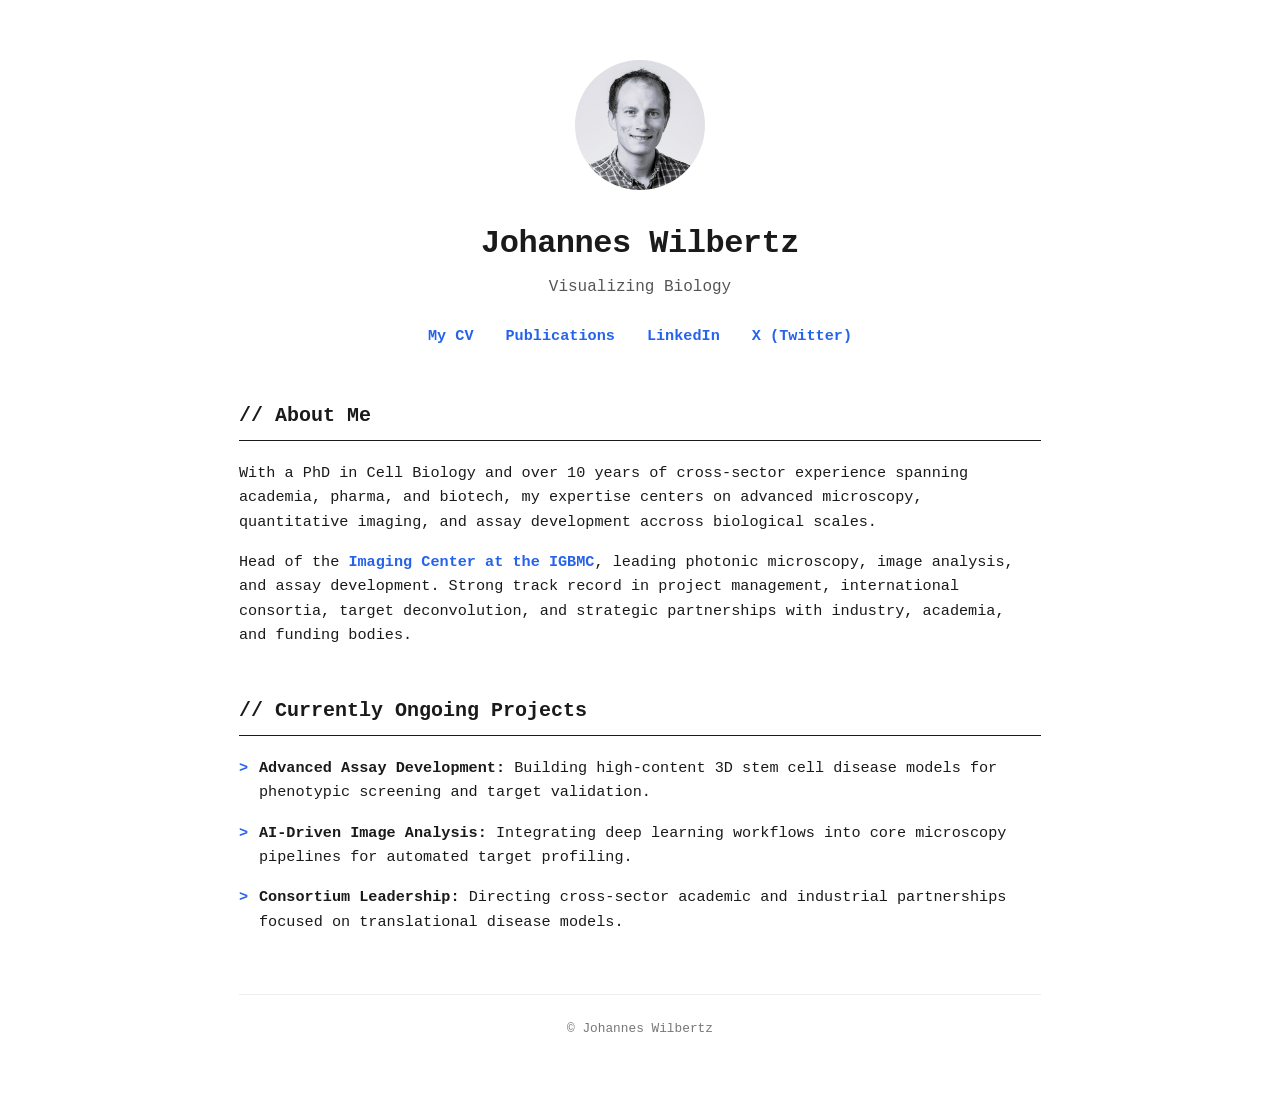
<file: index.html>
<!DOCTYPE html>
<html lang="en">
<head>
  <meta charset="UTF-8">
  <meta name="viewport" content="width=device-width, initial-scale=1.0">
  <title>Johannes Wilbertz | Visualizing Biology</title>
  <link rel="stylesheet" type="text/css" href="style.css">
</head>
<body>
  <div class="wrapper">
    
    <header>
      <img class="profile-picture" src="images/my_photo.jpg" alt="Johannes Wilbertz" width="130" height="130">
      <h1 class="name">Johannes Wilbertz</h1>
      <p class="subtitle">Visualizing Biology</p>
      
      <nav>
        <ul class="social-links">
          <li><a href="pdf/CV_J.Wilbertz.pdf" target="_blank" rel="noopener">My CV</a></li>
          <li><a href="https://scholar.google.com/citations?hl=en&user=0pHXmrAAAAAJ" target="_blank" rel="noopener">Publications</a></li>
          <li><a href="https://www.linkedin.com/in/johanneswilbertz/" target="_blank" rel="noopener">LinkedIn</a></li>
          <li><a href="https://twitter.com/jowilbertz" target="_blank" rel="noopener">X (Twitter)</a></li>
        </ul>
      </nav>
    </header>

    <main>
      <section class="main-section">
        <h2>// About Me</h2>
        <div class="bio-content">
          <p>
            With a PhD in Cell Biology and over 10 years of cross-sector experience spanning academia, pharma, and biotech, my expertise centers on advanced microscopy, quantitative imaging, and assay development accross biological scales.
          </p>
          <p>
            Head of the <a href="https://www.igbmc.fr/en/plateformes-technologiques/photonic-microscopy-3-1/" target="_blank" rel="noopener">Imaging Center at the IGBMC</a>, leading photonic microscopy, image analysis, and assay development. Strong track record in project management, international consortia, target deconvolution, and strategic partnerships with industry, academia, and funding bodies.
          </p>
        </div>
      </section>

      <section class="main-section">
        <h2>// Currently Ongoing Projects</h2>
        <ul class="project-list">
          <li>
            <span class="proj-title">Advanced Assay Development:</span> Building high-content 3D stem cell disease models for phenotypic screening and target validation.
          </li>
          <li>
            <span class="proj-title">AI-Driven Image Analysis:</span> Integrating deep learning workflows into core microscopy pipelines for automated target profiling.
          </li>
          <li>
            <span class="proj-title">Consortium Leadership:</span> Directing cross-sector academic and industrial partnerships focused on translational disease models.
          </li>
        </ul>
      </section>
    </main>

    <footer>
      <p>&copy; Johannes Wilbertz</p>
    </footer>

  </div>
</body>
</html>
</file>
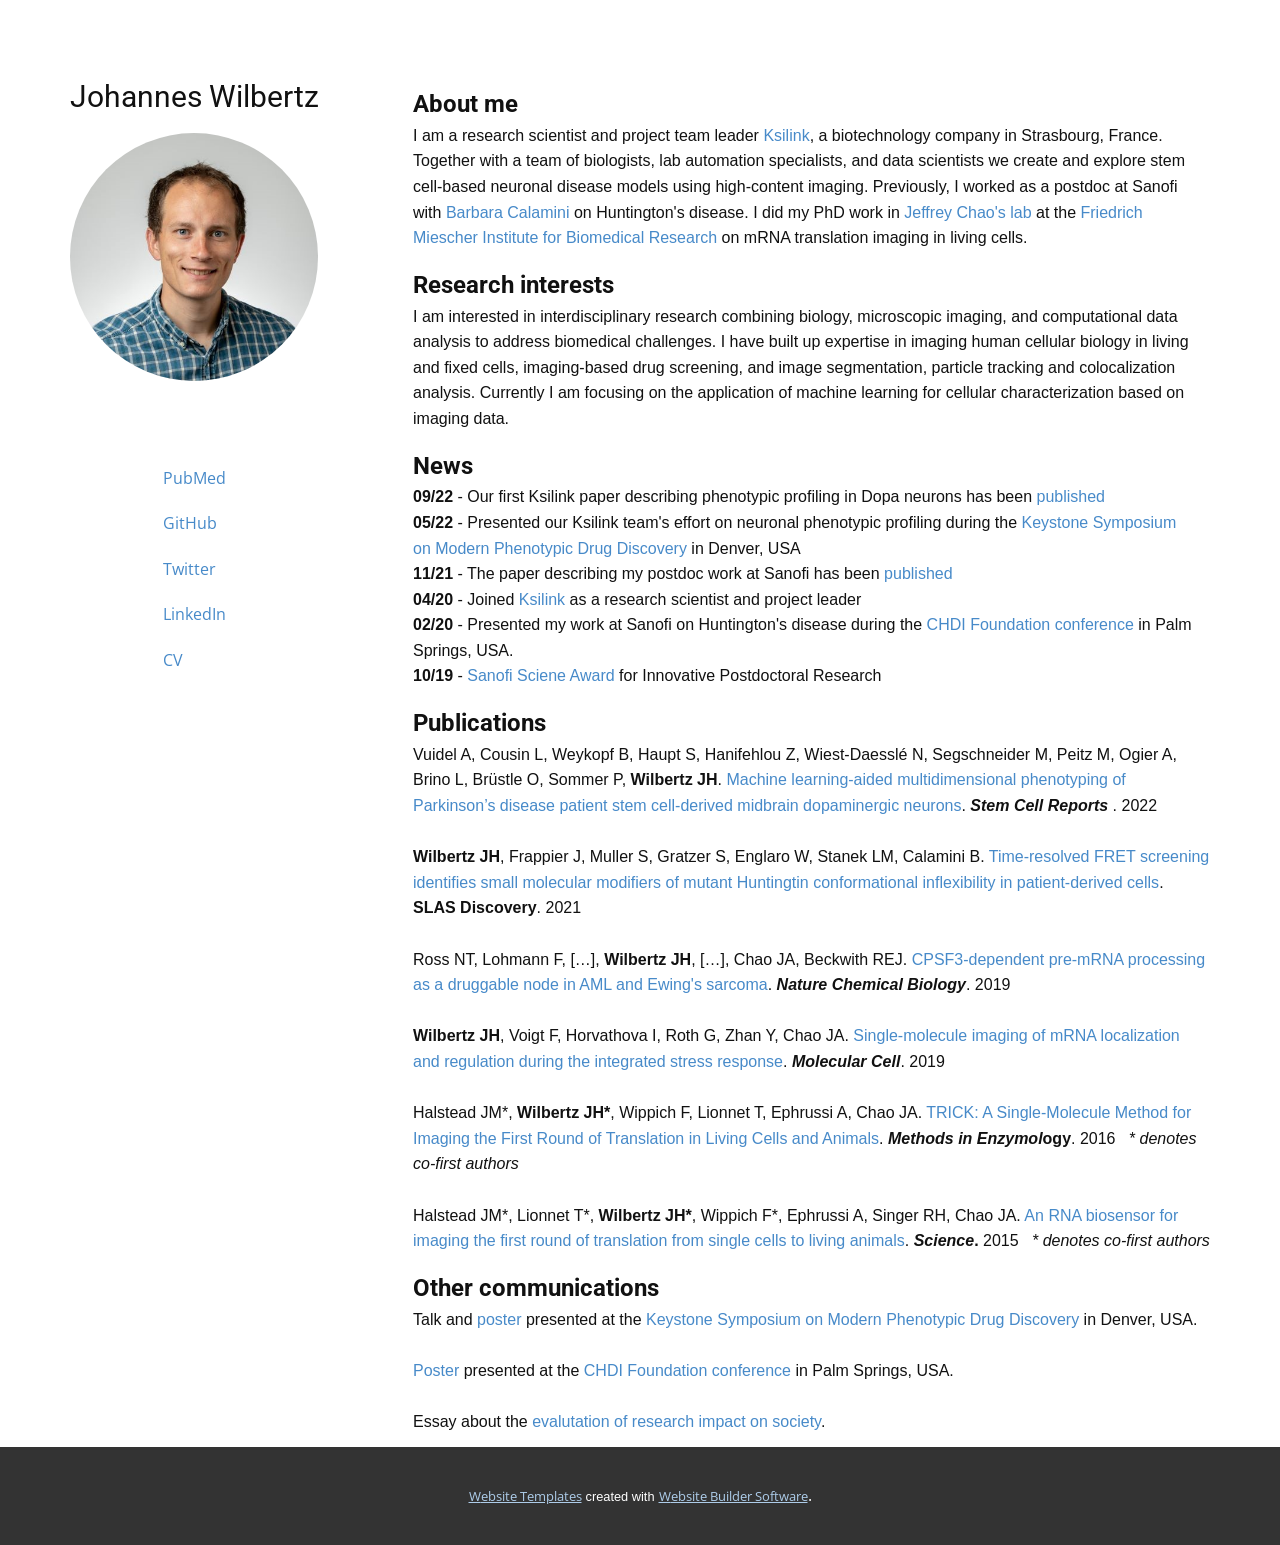
<file: Page-1.html>
<!DOCTYPE html>
<html style="font-size: 16px;" lang="en"><head>
    <meta name="viewport" content="width=device-width, initial-scale=1.0">
    <meta charset="utf-8">
    <meta name="keywords" content="INTUITIVE">
    <meta name="description" content="">
    <title>Page 1</title>
    <link rel="stylesheet" href="nicepage.css" media="screen">
<link rel="stylesheet" href="Page-1.css" media="screen">
    <script class="u-script" type="text/javascript" src="jquery.js" defer=""></script>
    <script class="u-script" type="text/javascript" src="nicepage.js" defer=""></script>
    <meta name="generator" content="Nicepage 5.1.5, nicepage.com">
    <link id="u-theme-google-font" rel="stylesheet" href="https://fonts.googleapis.com/css?family=Roboto:100,100i,300,300i,400,400i,500,500i,700,700i,900,900i|Open+Sans:300,300i,400,400i,500,500i,600,600i,700,700i,800,800i">
    
    
    <script type="application/ld+json">{
		"@context": "http://schema.org",
		"@type": "Organization",
		"name": ""
}</script>
    <meta name="theme-color" content="#478ac9">
    <meta property="og:title" content="Page 1">
    <meta property="og:type" content="website">
  </head>
  <body class="u-body u-xl-mode" data-lang="en"><header class="u-clearfix u-header u-header" id="sec-1aec"><div class="u-clearfix u-sheet u-sheet-1"></div></header>
    <section class="u-clearfix u-section-1" id="sec-42aa">
      <div class="u-clearfix u-sheet u-sheet-1">
        <h1 class="u-text u-text-default u-text-1">Johannes Wilbertz</h1>
        <img class="u-image u-image-circle u-image-1" src="images/JWKsilink_Trombi_PPP7241_SmallFileSize_Crop.jpg" alt="" data-image-width="426" data-image-height="420">
        <div class="u-list u-list-1">
          <div class="u-repeater u-repeater-1">
            <div class="u-container-style u-list-item u-repeater-item">
              <div class="u-container-layout u-similar-container u-valign-bottom u-container-layout-1">
                <h4 class="u-custom-item u-text u-text-default u-text-2">About m<span style="font-weight: 700;"></span>e
                </h4>
                <p class="u-custom-item u-text u-text-3">I am a research scientist and project team leader <a href="https://www.ksilink.com/" class="u-active-none u-border-none u-btn u-button-link u-button-style u-hover-none u-none u-text-palette-1-base u-btn-1" target="_blank">Ksilink</a>, a biotechnology company in Strasbourg, France. Together with a team of biologists, lab automation specialists, and data scientists we create and explore stem cell-based neuronal disease models using high-content imaging. Previously, I worked as a postdoc at Sanofi with <a href="https://www.linkedin.com/in/barbara-calamini-29a3333/" class="u-active-none u-border-none u-btn u-button-link u-button-style u-hover-none u-none u-text-palette-1-base u-btn-2" target="_blank">Barbara Calamini</a> on Huntington's disease. I did my PhD work in <a href="https://www.fmi.ch/research-groups/groupleader.html?group=132" class="u-active-none u-border-none u-btn u-button-link u-button-style u-hover-none u-none u-text-palette-1-base u-btn-3" target="_blank">Jeffrey Chao's lab</a> at the <a href="https://www.fmi.ch/" class="u-active-none u-border-none u-btn u-button-link u-button-style u-hover-none u-none u-text-palette-1-base u-btn-4" target="_blank">Friedrich Miescher Institute for Biomedical Research</a> on mRNA translation imaging in living cells.
                </p>
              </div>
            </div>
            <div class="u-container-style u-list-item u-repeater-item">
              <div class="u-container-layout u-similar-container u-valign-bottom u-container-layout-2">
                <h4 class="u-custom-item u-text u-text-default u-text-4">Research interests</h4>
                <p class="u-custom-item u-text u-text-5"> I am interested in interdisciplinary research 
combining biology, microscopic imaging, and computational data analysis to address 
biomedical challenges. I have built up expertise in imaging human cellular biology in living and fixed cells, imaging-based drug screening, and 
image segmentation, particle tracking and colocalization analysis. Currently I am focusing on the application of machine learning for cellular characterization based on imaging data.</p>
              </div>
            </div>
            <div class="u-container-style u-list-item u-repeater-item">
              <div class="u-container-layout u-similar-container u-valign-bottom u-container-layout-3">
                <h4 class="u-custom-item u-text u-text-default u-text-6">News</h4>
                <p class="u-custom-item u-text u-text-7">
                  <span style="font-weight: 700;">09/22</span>&nbsp;- Our first Ksilink paper describing phenotypic profiling in Dopa neurons has been&nbsp;<a href="https://doi.org/10.1016/j.stemcr.2022.09.001" class="u-active-none u-border-none u-btn u-button-link u-button-style u-hover-none u-none u-text-palette-1-base u-btn-5" target="_blank">published</a>
                  <br>
                  <span style="font-weight: 700;">05/22</span> - Presented our Ksilink team's effort on neuronal phenotypic profiling during the <a href="https://keypoint.keystonesymposia.org/home/modern-phenotypic-drug-discovery-keystone-symposia" class="u-active-none u-border-none u-btn u-button-link u-button-style u-hover-none u-none u-text-palette-1-base u-btn-6" target="_blank">Keystone Symposium on&nbsp;Modern Phenotypic Drug Discovery</a> in Denver, USA<br>
                  <span style="font-weight: 700;">11/21</span> - The paper describing my postdoc work at Sanofi has been <a href="https://www.sciencedirect.com/science/article/pii/S2472555221000058" class="u-active-none u-border-none u-btn u-button-link u-button-style u-hover-none u-none u-text-palette-1-base u-btn-7" target="_blank">published</a>
                  <br>
                  <span style="font-weight: 700;">04/20</span> - Joined <a href="https://www.ksilink.com/" class="u-active-none u-border-none u-btn u-button-link u-button-style u-hover-none u-none u-text-palette-1-base u-btn-8" target="_blank">Ksilink</a> as a research scientist and project leader<br>
                  <span style="font-weight: 700;">02/20 </span>- Presented my work at Sanofi on Huntington's disease during the <a href="https://chdifoundation.org/2020-conference/" class="u-active-none u-border-none u-btn u-button-link u-button-style u-hover-none u-none u-text-palette-1-base u-btn-9" target="_blank">CHDI Foundation conference</a> in Palm Springs, USA.<br>
                  <span style="font-weight: 700;">10/19</span> - <a href="https://twitter.com/SanofiFR/status/1217476271363567616/photo/4" class="u-active-none u-border-none u-btn u-button-link u-button-style u-hover-none u-none u-text-palette-1-base u-btn-10" target="_blank">Sanofi Sciene Award</a> for Innovative Postdoctoral Research
                </p>
              </div>
            </div>
            <div class="u-container-style u-list-item u-repeater-item">
              <div class="u-container-layout u-similar-container u-valign-bottom u-container-layout-4">
                <h4 class="u-custom-item u-text u-text-default u-text-8">Publications</h4>
                <p class="u-custom-item u-text u-text-9"> Vuidel A, Cousin L, Weykopf B, Haupt S, Hanifehlou Z,
Wiest-Daesslé N, Segschneider M, Peitz M, Ogier A, Brino L, Brüstle O, Sommer P, <b>Wilbertz
JH</b>. <a href="https://doi.org/10.1016/j.stemcr.2022.09.001" class="u-active-none u-border-none u-btn u-button-link u-button-style u-hover-none u-none u-text-palette-1-base u-btn-11" target="_blank">Machine learning-aided multidimensional phenotyping of Parkinson’s disease patient stem cell-derived midbrain dopaminergic neurons</a>. <span style="font-style: italic;"><b>Stem Cell Reports</b>
                  </span>. 2022&nbsp;<br>
                  <br><b>Wilbertz JH</b>, Frappier J, Muller S, Gratzer S, Englaro
W, Stanek LM, Calamini B. <a href="10.1016/j.slasd.2021.10.005 " class="u-active-none u-border-none u-btn u-button-link u-button-style u-hover-none u-none u-text-palette-1-base u-btn-12" target="_blank">Time-resolved FRET screening identifies small molecular modifiers of mutant Huntingtin conformational inflexibility in patient-derived cells</a>. <b>SLAS Discovery</b>.
2021&nbsp;<a class="id-link u-active-none u-border-none u-btn u-button-style u-hover-none u-none u-text-palette-1-base u-btn-13" target="_blank" rel="noopener" href="https://doi.org/10.1016/j.slasd.2021.10.005">&nbsp; &nbsp;&nbsp;</a>
                  <br>
                  <br>Ross NT,
Lohmann F, […],<b> Wilbertz JH</b>, […],
Chao JA, Beckwith REJ. <a href="10.1038/s41589-019-0424-1" class="u-active-none u-border-none u-btn u-button-link u-button-style u-hover-none u-none u-text-palette-1-base u-btn-14" target="_blank">CPSF3-dependent pre-mRNA processing as a druggable node in AML and Ewing's sarcoma</a>. <b><i>Nature Chemical Biology</i></b>. 2019&nbsp;<b></b>
                  <br>
                  <br><b>Wilbertz JH</b>, Voigt F, Horvathova I, Roth G, Zhan Y,
Chao JA. <a href="10.1016/j.molcel.2018.12.006" class="u-active-none u-border-none u-btn u-button-link u-button-style u-hover-none u-none u-text-palette-1-base u-btn-15">Single-molecule imaging of mRNA localization and regulation during the integrated stress response</a>. <b><i>Molecular Cell</i></b>. 2019<br>
                  <br>Halstead
JM*, <b>Wilbertz JH*</b>, Wippich F, Lionnet T, Ephrussi A, Chao JA. <a href="10.1016/bs.mie.2016.02.027" class="u-active-none u-border-none u-btn u-button-link u-button-style u-hover-none u-none u-text-palette-1-base u-btn-16" target="_blank">TRICK: A Single-Molecule Method for Imaging the First Round of Translation in Living Cells and Animals</a>. <b><i>Methods in Enzymol</i></b><b>ogy</b>. 2016&nbsp;&nbsp; <i>*
denotes co-first authors</i>
                  <br>
                  <br>Halstead JM*, Lionnet T*, <b>Wilbertz JH*</b>,
Wippich F*, Ephrussi A, Singer RH, Chao JA. <a href="10.1126/science.aaa3380" class="u-active-none u-border-none u-btn u-button-link u-button-style u-hover-none u-none u-text-palette-1-base u-btn-17" target="_blank">An RNA biosensor for imaging the first round of translation from single cells to living animals</a>. <b><i>Science</i></b><b>.</b> 2015&nbsp;&nbsp; <i>* denotes co-first authors</i>
                </p>
              </div>
            </div>
            <div class="u-container-style u-list-item u-repeater-item">
              <div class="u-container-layout u-similar-container u-valign-bottom u-container-layout-5">
                <h4 class="u-custom-item u-text u-text-default u-text-10">Other communications</h4>
                <p class="u-custom-item u-text u-text-11"> Talk and <a href="https://github.com/johanneswilbertz/johanneswilbertz.github.io/blob/main/pdf/220419_Poster_KeystoneDenver_JW.pdf" class="u-active-none u-border-none u-btn u-button-link u-button-style u-hover-none u-none u-text-palette-1-base u-btn-18" target="_blank">poster</a> presented at the <a href="https://keypoint.keystonesymposia.org/home/modern-phenotypic-drug-discovery-keystone-symposia" target="_blank" class="u-active-none u-border-none u-btn u-button-style u-hover-none u-none u-text-palette-1-base u-btn-19">Keystone Symposium on&nbsp;Modern Phenotypic Drug Discovery</a> in Denver, USA.<br>
                  <br>
                  <a href="https://github.com/johanneswilbertz/johanneswilbertz.github.io/blob/main/pdf/Poster2_J.Wilbertz.pdf" class="u-active-none u-border-none u-btn u-button-link u-button-style u-hover-none u-none u-text-palette-1-base u-btn-20" target="_blank">Poster</a> presented at the <a href="https://chdifoundation.org/2020-conference/" target="_blank" class="u-active-none u-border-none u-btn u-button-style u-hover-none u-none u-text-palette-1-base u-btn-21">CHDI Foundation conference</a> in Palm Springs, USA.<br>
                  <br>Essay about the <a href="https://research.rug.nl/en/publications/evaluating-societal-relevance-of-research" class="u-active-none u-border-none u-btn u-button-link u-button-style u-hover-none u-none u-text-palette-1-base u-btn-22" target="_blank">evalutation of research impact on society</a>.
                </p>
              </div>
            </div>
          </div>
        </div>
        <div class="u-list u-list-2">
          <div class="u-repeater u-repeater-2">
            <div class="u-container-style u-list-item u-repeater-item">
              <div class="u-container-layout u-similar-container u-valign-top u-container-layout-6">
                <a class="u-active-none u-btn u-button-link u-button-style u-custom-item u-hover-none u-none u-text-palette-1-base u-btn-23" href="https://pubmed.ncbi.nlm.nih.gov/?term=Wilbertz+JH&amp;sort=date" target="_blank">PubMed</a>
              </div>
            </div>
            <div class="u-container-style u-list-item u-repeater-item">
              <div class="u-container-layout u-similar-container u-valign-top u-container-layout-7">
                <a class="u-active-none u-btn u-button-link u-button-style u-custom-item u-hover-none u-none u-text-palette-1-base u-btn-24" href="https://github.com/johanneswilbertz" target="_blank">GitHub</a>
              </div>
            </div>
            <div class="u-container-style u-list-item u-repeater-item">
              <div class="u-container-layout u-similar-container u-valign-top u-container-layout-8">
                <a class="u-active-none u-btn u-button-link u-button-style u-custom-item u-hover-none u-none u-text-palette-1-base u-btn-25" href="https://twitter.com/jowilbertz" target="_blank">Twitter</a>
              </div>
            </div>
            <div class="u-container-style u-list-item u-repeater-item">
              <div class="u-container-layout u-similar-container u-valign-top u-container-layout-9">
                <a class="u-active-none u-btn u-button-link u-button-style u-custom-item u-hover-none u-none u-text-palette-1-base u-btn-26" href="https://www.linkedin.com/in/johanneswilbertz/" target="_blank">LinkedIn</a>
              </div>
            </div>
            <div class="u-container-style u-list-item u-repeater-item">
              <div class="u-container-layout u-similar-container u-valign-top u-container-layout-10">
                <a class="u-active-none u-btn u-button-link u-button-style u-custom-item u-hover-none u-none u-text-palette-1-base u-btn-27" href="https://github.com/johanneswilbertz/johanneswilbertz.github.io/blob/main/pdf/CV_J.Wilbertz.pdf" target="_blank">CV</a>
              </div>
            </div>
          </div>
        </div>
      </div>
    </section>
    
    
    
    <section class="u-backlink u-clearfix u-grey-80">
      <a class="u-link" href="https://nicepage.com/website-templates" target="_blank">
        <span>Website Templates</span>
      </a>
      <p class="u-text">
        <span>created with</span>
      </p>
      <a class="u-link" href="" target="_blank">
        <span>Website Builder Software</span>
      </a>. 
    </section>
  
</body></html>
</file>
<file: style.css>
* {
  box-sizing: border-box;
  margin: 0;
  padding: 0;
}

body {
  font-family: 'Courier New', Courier, monospace;
  background-color: #ffffff;
  color: #1a1a1a;
  line-height: 1.6;
}

.wrapper {
  max-width: 850px;
  margin: 0 auto;
  padding: 60px 24px;
}

/* Header */
header {
  text-align: center;
  margin-bottom: 50px;
}

.profile-picture {
  border-radius: 50%;
  margin-bottom: 18px;
}

.name {
  font-size: 2rem;
  font-weight: 700;
  letter-spacing: -0.5px;
}

.subtitle {
  font-size: 1rem;
  color: #555555;
  margin-top: 6px;
  margin-bottom: 24px;
}

/* Social & Resource Links */
.social-links {
  list-style: none;
  display: flex;
  flex-wrap: wrap;
  justify-content: center;
  gap: 16px;
}

.social-links a {
  text-decoration: none;
  color: #2563eb;
  font-weight: 700;
  font-size: 0.95rem;
  padding: 4px 8px;
  border-bottom: 1px dashed transparent;
  transition: border-color 0.2s ease;
}

.social-links a:hover {
  border-bottom-color: #2563eb;
}

/* Main Sections */
.main-section {
  margin-bottom: 48px;
}

.main-section h2 {
  font-size: 1.25rem;
  border-bottom: 1px solid #1a1a1a;
  padding-bottom: 8px;
  margin-bottom: 20px;
}

.bio-content p {
  margin-bottom: 16px;
  font-size: 0.95rem;
}

.bio-content a {
  color: #2563eb;
  text-decoration: none;
  font-weight: 700;
}

.bio-content a:hover {
  text-decoration: underline;
}

/* Project Section */
.project-list {
  list-style: none;
}

.project-list li {
  margin-bottom: 16px;
  padding-left: 20px;
  position: relative;
  font-size: 0.95rem;
}

.project-list li::before {
  content: ">";
  position: absolute;
  left: 0;
  color: #2563eb;
  font-weight: bold;
}

.proj-title {
  font-weight: 700;
}

/* Footer */
footer {
  text-align: center;
  margin-top: 60px;
  padding-top: 24px;
  border-top: 1px solid #eeeeee;
  font-size: 0.8rem;
  color: #777777;
}
</file>
